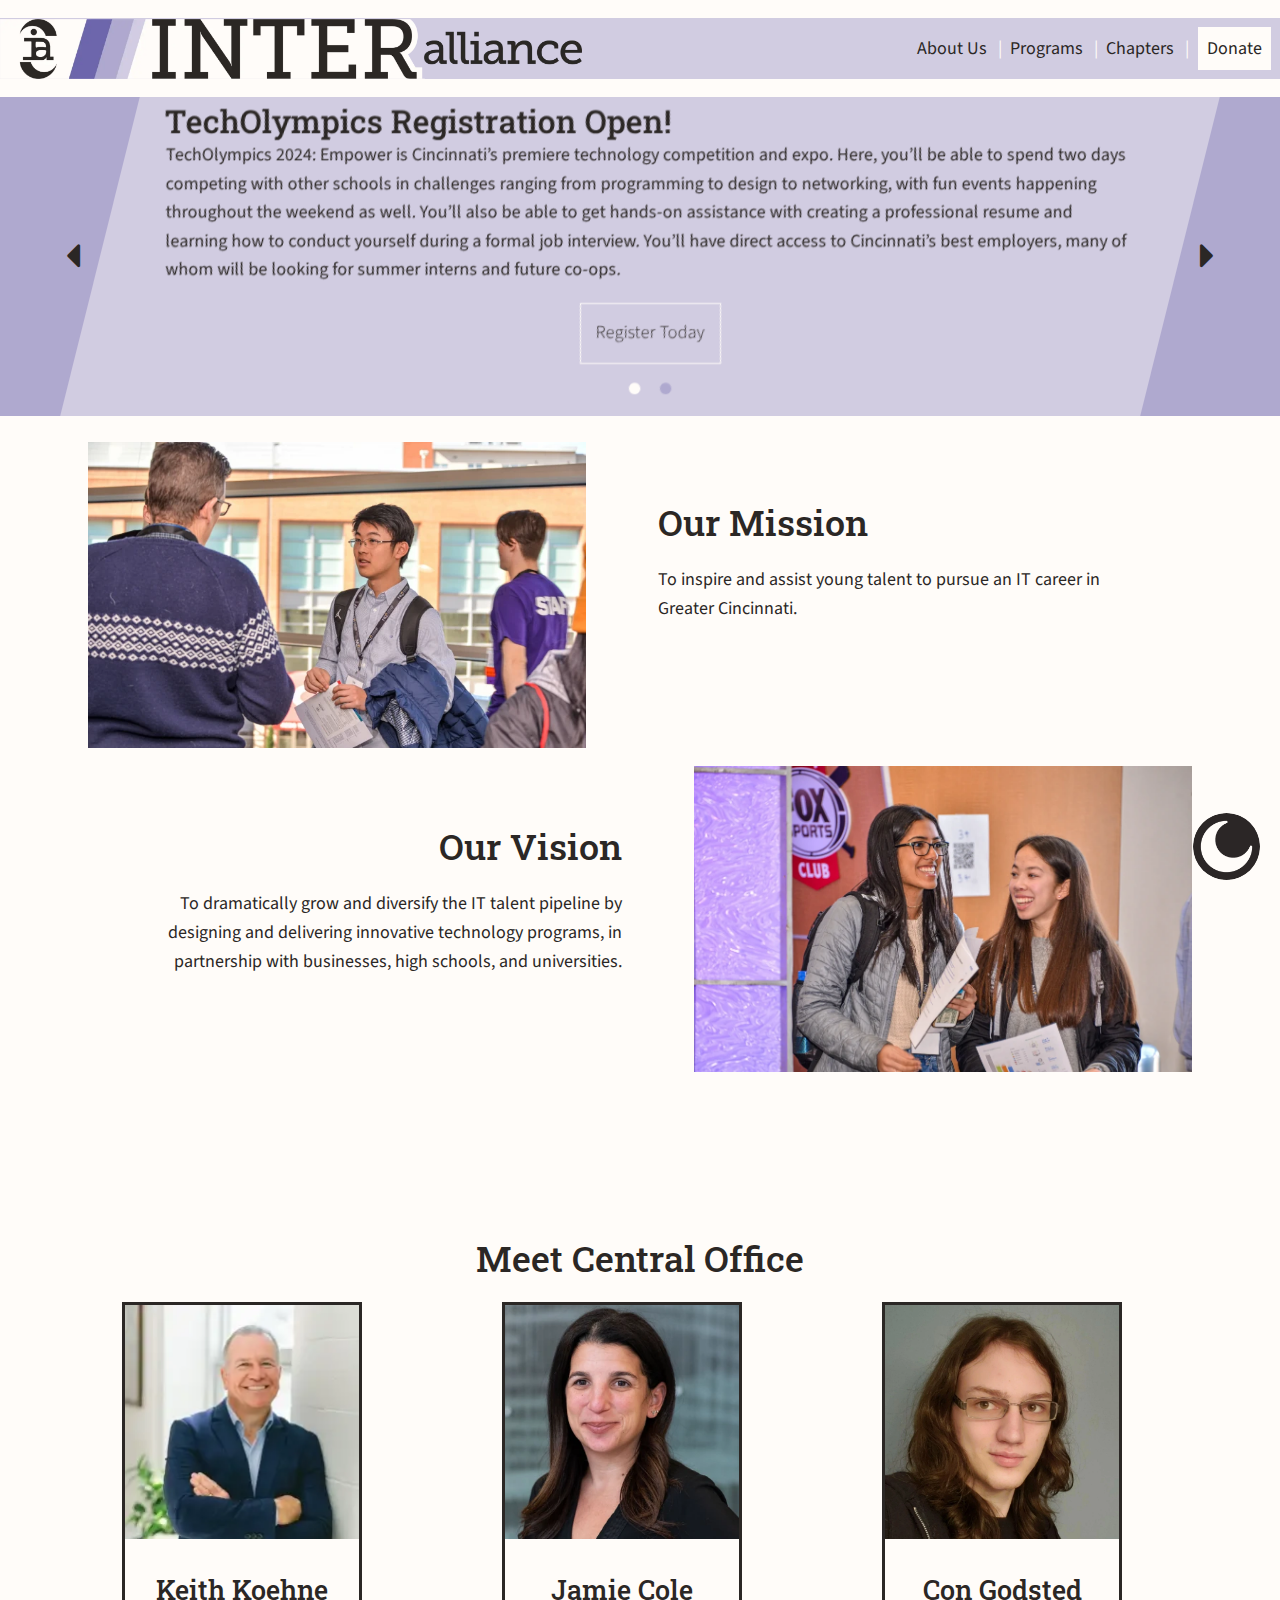
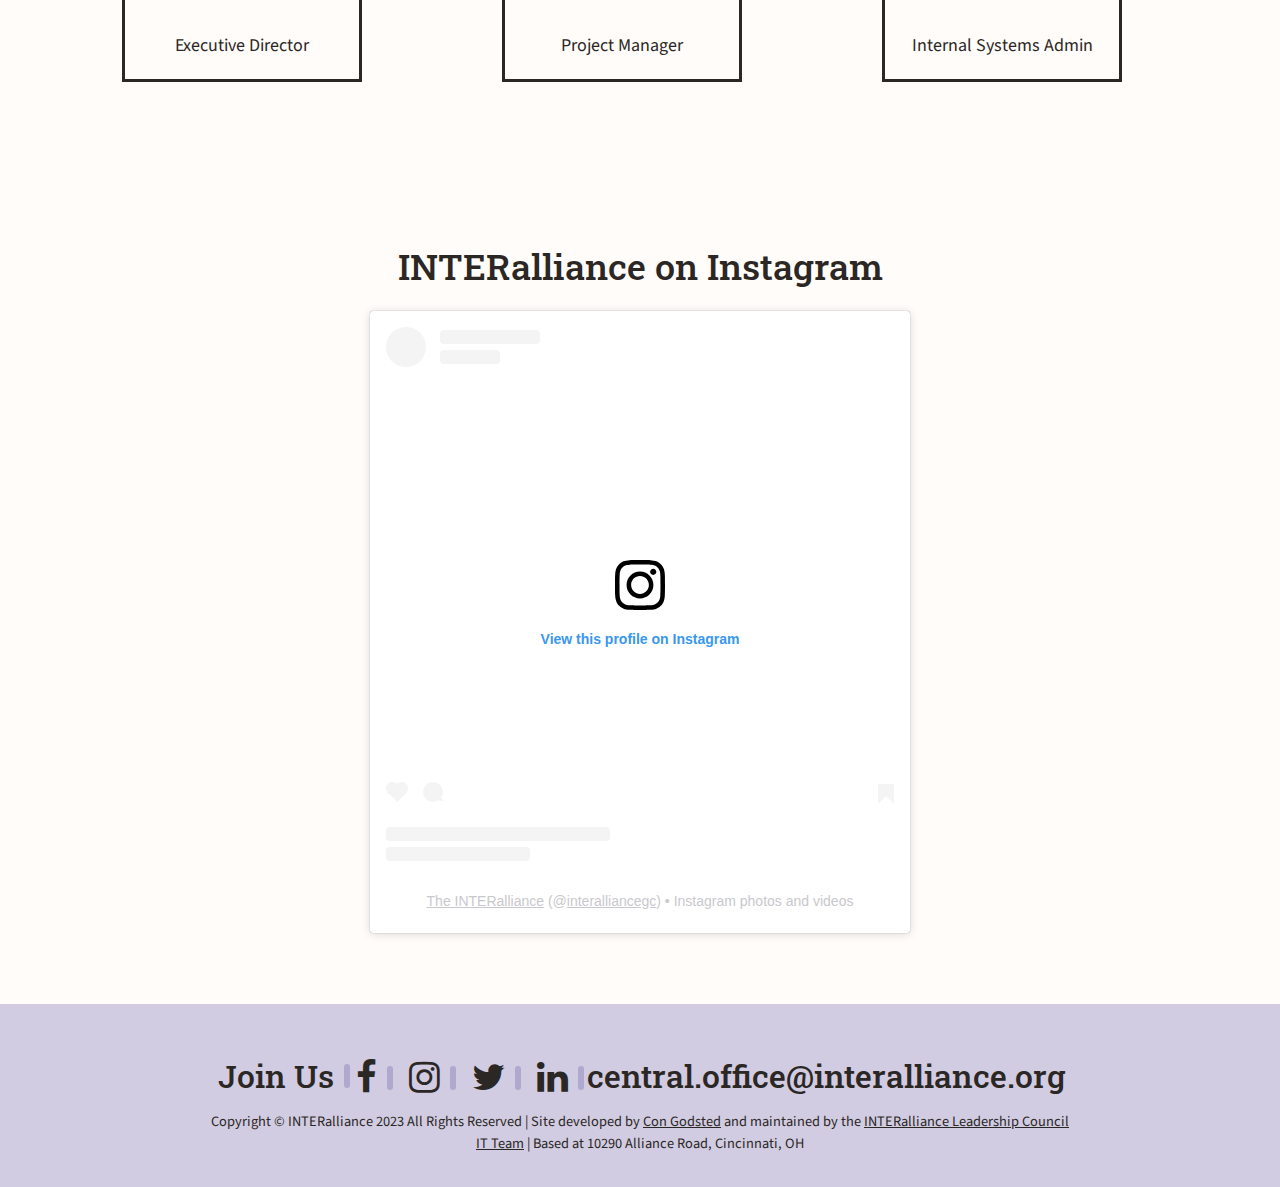
<file: index.html>
<!DOCTYPE html>
<html lang="en">
    <head>
        <meta name="viewport" content="width=device-width, initial-scale=1">
        <meta charset="UTF-8">
        <meta name="description" content="The INTERalliance of Greater Cincinnati is a non-profit organization dedicated to helping students explore the rich IT industry around Cincinnati. ">
        <link rel="stylesheet" href="/css/ia.css">
        <link rel="stylesheet" id="theme" href="/css/light.css">
        <link rel="stylesheet" href="/css/mobile.css" media="(max-width: 885px)">
        <link rel="stylesheet" href="/css/desktop.css" media="(min-width: 886px)">
        <title>Home - INTERalliance of Greater Cincinnati</title>
        <link rel="shortcut icon" href="/images/favicon.png" type="image/x-icon">
        <link as="font" rel="stylesheet" href="/css/font-awesome/css/font-awesome.min.css">
        <link as="font" rel="preconnect" href="https://fonts.googleapis.com">
        <link as="font" rel="preconnect" href="https://fonts.gstatic.com" crossorigin>
    </head>
    <body>
        <header>
            <a id="home" aria-label="Homepage" href="/"><img src="/images/header.webp" alt=""></a>
            <nav id="links">
                <div id="dynamic-about-us" class='dropdown'>
                    <button onclick="dropdown('about-us')" id="about-us-header" class="header-link" href="/about-us">About Us</button>
                    <div class="dropdown-content" id="about-us-dropdown">
                        
                            <a class="display-${element.display}" href="/about-us">About Us</a>
                        
                            <a class="display-${element.display}" href="/about-us/board">Board</a>
                        
                            <a class="display-${element.display}" href="/about-us/newsroom">Newsroom</a>
                        
                            <a class="display-${element.display}" href="/about-us/connect">Connect</a>
                        
                            <a class="display-${element.display}" href="https://interalliance.networkforgood.com/projects/163950-general-donation-page">Support</a>
                        
                            <a class="display-${element.display}" href="https://www.cincinnatiexperience.com/">Why Cincy?</a>
                        
                            <a class="display-${element.display}" href="http://livability.com/northern-kentucky">Why NKY?</a>
                        
                    </div>
                </div>
                <span class="spacer">|</span>
                <div id="dynamic-programs" class='dropdown'>
                    <button onclick="dropdown('programs')" id="programs-header" class="header-link" href="/programs">Programs</button>
                    <div class="dropdown-content" id="programs-dropdown">
                        
                            <a class="display-${element.display}" href="/programs">Programs</a>
                        
                            <a class="display-${element.display}" href="/programs/upcoming-events">Upcoming Events</a>
                        
                            <a class="display-${element.display}" href="/programs/internships">INTERnships</a>
                        
                            <a class="display-${element.display}" href="/programs/ilc">INTERalliance Leadership Council</a>
                        
                            <a class="display-${element.display}" href="https://techolympics.org">TechOlympics 2024</a>
                        
                            <a class="display-${element.display}" href="https://wiitcincy.weebly.com/">WiIT Cincy</a>
                        
                    </div>
                </div>
                <span class="spacer">|</span>
                <div id="dynamic-chapters" class='dropdown'>
                    <button onclick="dropdown('chapters')" id="chapters-header" class="header-link" href="/chapters">Chapters</button>
                    <div class="dropdown-content" id="chapters-dropdown">
                        
                            <a class="display-${element.display}" href="/chapters">Chapters</a>
                        
                            <a class="display-${element.display}" href="/chapters/competitions">Competitions</a>
                        
                            <a class="display-${element.display}" href="/chapters/resources">Management</a>
                        
                            <a class="display-${element.display}" href="https://techolympics.org/showcase-projects/">Showcase</a>
                        
                            <a class="display-${element.display}" href="/chapters/recognition">Recognitions</a>
                        
                    </div>
                </div>
                <span class="spacer">|</span>
                <a class="header-link white-button" href="https://interalliance.networkforgood.com/projects/163950-general-donation-page">Donate</a>
                
            </nav>
        </header>
        <main>
        <link rel="stylesheet" href="/css/glide.core.min.css">
<div id="carousel" class="glide">
    <div id="carousel-internal" class="flex">
        <div class="glide__arrows" data-glide-el="controls">
            <button class="glide__arrow glide__arrow--left" data-glide-dir="<"><i class="fa fa-caret-left fa-3x" aria-hidden="true"></i></button>
        </div>
        <div class="glide__track slide" data-glide-el="track">
            <ul id="dynamic-slides" class="glide__slides">
                
                <li class="glide__slide unskew">
                    <h1 class="museo-header">TechOlympics Registration Open!</h1>
                    <p>TechOlympics 2024: Empower is Cincinnati’s premiere technology competition and expo. Here, you’ll be able to spend two days competing with other schools in challenges ranging from programming to design to networking, with fun events happening throughout the weekend as well. You’ll also be able to get hands-on assistance with creating a professional resume and learning how to conduct yourself during a formal job interview. You’ll have direct access to Cincinnati’s best employers, many of whom will be looking for summer interns and future co-ops.        </p>
                    <a class="slide-button" href="https://techolympics.org">Register Today</a>
                    
                <li class="glide__slide unskew">
                    <h1 class="museo-header">WiIT Registration Open!</h1>
                    <p>The Cincy Women in IT Conference is back!</p>
                    <a class="slide-button" href=""></a>
                    
                    
                 </li>
            </ul>
        </div>
        <div class="glide__arrows" data-glide-el="controls">
            <button class="glide__arrow glide__arrow--right" data-glide-dir=">"><i class="fa fa-caret-right fa-3x" aria-hidden="true"></i></button>
          </div>
    </div>    
</div>

<div class="main">
    <div id="our-section" class="space-down">
        <div id="our-mission" class="flex">
            <div class="img" style="background-image: url('/images/visionlight.webp')" alt=""></div>
            <div class="padded section-text">
                <h2 class="museo-header font36 no-margin">Our Mission</h2>
                
                <p> To inspire and assist young talent to pursue an IT
                    career in Greater Cincinnati.
                </p>
            </div>
        </div>
        <div id="our-vision" class="flex">
            <div class="img" style="background-image: url('/images/missionlight.webp')" alt=""></div>
            <div class="padded right-align section-text">
                <h2 class="museo-header font36 no-margin">Our Vision</h2>
                
                <p>
                    To dramatically grow and diversify the IT talent pipeline by designing and delivering innovative technology programs, in partnership with businesses, high schools, and universities.                            
                </p>
            </div>
        </div>
    </div>
</div>
<div id="meet-central-office" class="space-down main">
    <h2 class="museo-header font36 center">Meet Central Office</h2>
    <div class="flex flex-around wrap-mobile">
        <div class="person-box">
            <img src="/images/keith.webp" alt="Headshot of Keith Koehne, Executive Director of INTERalliance.">
            <h3>Keith Koehne</h3>
            <p>Executive Director</p>
        </div>
        <div class="person-box">
            <img src="/images/jamie.webp" alt="Headshot of Jamie Cole, Project Manager of INTERalliance.">
            <h3>Jamie Cole</h3>
            <p>Project Manager</p>
        </div>
        <div class="person-box">
            <img src="/images/ConGodsted.webp" alt="Headshot of Con Godsted, Internal Systems Admin of INTERalliance.">
            <h3>Con Godsted</h3>
            <p>Internal Systems Admin</p>
        </div>
    </div>
</div>
<h2 class="museo-header font36 center">INTERalliance on Instagram</h2>
<div id="insta-embed">
    <blockquote class="instagram-media" data-instgrm-permalink="https://www.instagram.com/interalliancegc/?utm_source=ig_embed&amp;utm_campaign=loading" data-instgrm-version="14" style=" background:#FFF; border:0; border-radius:3px; box-shadow:0 0 1px 0 rgba(0,0,0,0.5),0 1px 10px 0 rgba(0,0,0,0.15); margin: 1px; max-width:540px; min-width:326px; padding:0; width:99.375%; width:-webkit-calc(100% - 2px); width:calc(100% - 2px);"><div style="padding:16px;"> <a href="https://www.instagram.com/interalliancegc/?utm_source=ig_embed&amp;utm_campaign=loading" style=" background:#FFFFFF; line-height:0; padding:0 0; text-align:center; text-decoration:none; width:100%;" target="_blank"> <div style=" display: flex; flex-direction: row; align-items: center;"> <div style="background-color: #F4F4F4; border-radius: 50%; flex-grow: 0; height: 40px; margin-right: 14px; width: 40px;"></div> <div style="display: flex; flex-direction: column; flex-grow: 1; justify-content: center;"> <div style=" background-color: #F4F4F4; border-radius: 4px; flex-grow: 0; height: 14px; margin-bottom: 6px; width: 100px;"></div> <div style=" background-color: #F4F4F4; border-radius: 4px; flex-grow: 0; height: 14px; width: 60px;"></div></div></div><div style="padding: 19% 0;"></div> <div style="display:block; height:50px; margin:0 auto 12px; width:50px;"><svg width="50px" height="50px" viewBox="0 0 60 60" version="1.1" xmlns="https://www.w3.org/2000/svg" xmlns:xlink="https://www.w3.org/1999/xlink"><g stroke="none" stroke-width="1" fill="none" fill-rule="evenodd"><g transform="translate(-511.000000, -20.000000)" fill="#000000"><g><path d="M556.869,30.41 C554.814,30.41 553.148,32.076 553.148,34.131 C553.148,36.186 554.814,37.852 556.869,37.852 C558.924,37.852 560.59,36.186 560.59,34.131 C560.59,32.076 558.924,30.41 556.869,30.41 M541,60.657 C535.114,60.657 530.342,55.887 530.342,50 C530.342,44.114 535.114,39.342 541,39.342 C546.887,39.342 551.658,44.114 551.658,50 C551.658,55.887 546.887,60.657 541,60.657 M541,33.886 C532.1,33.886 524.886,41.1 524.886,50 C524.886,58.899 532.1,66.113 541,66.113 C549.9,66.113 557.115,58.899 557.115,50 C557.115,41.1 549.9,33.886 541,33.886 M565.378,62.101 C565.244,65.022 564.756,66.606 564.346,67.663 C563.803,69.06 563.154,70.057 562.106,71.106 C561.058,72.155 560.06,72.803 558.662,73.347 C557.607,73.757 556.021,74.244 553.102,74.378 C549.944,74.521 548.997,74.552 541,74.552 C533.003,74.552 532.056,74.521 528.898,74.378 C525.979,74.244 524.393,73.757 523.338,73.347 C521.94,72.803 520.942,72.155 519.894,71.106 C518.846,70.057 518.197,69.06 517.654,67.663 C517.244,66.606 516.755,65.022 516.623,62.101 C516.479,58.943 516.448,57.996 516.448,50 C516.448,42.003 516.479,41.056 516.623,37.899 C516.755,34.978 517.244,33.391 517.654,32.338 C518.197,30.938 518.846,29.942 519.894,28.894 C520.942,27.846 521.94,27.196 523.338,26.654 C524.393,26.244 525.979,25.756 528.898,25.623 C532.057,25.479 533.004,25.448 541,25.448 C548.997,25.448 549.943,25.479 553.102,25.623 C556.021,25.756 557.607,26.244 558.662,26.654 C560.06,27.196 561.058,27.846 562.106,28.894 C563.154,29.942 563.803,30.938 564.346,32.338 C564.756,33.391 565.244,34.978 565.378,37.899 C565.522,41.056 565.552,42.003 565.552,50 C565.552,57.996 565.522,58.943 565.378,62.101 M570.82,37.631 C570.674,34.438 570.167,32.258 569.425,30.349 C568.659,28.377 567.633,26.702 565.965,25.035 C564.297,23.368 562.623,22.342 560.652,21.575 C558.743,20.834 556.562,20.326 553.369,20.18 C550.169,20.033 549.148,20 541,20 C532.853,20 531.831,20.033 528.631,20.18 C525.438,20.326 523.257,20.834 521.349,21.575 C519.376,22.342 517.703,23.368 516.035,25.035 C514.368,26.702 513.342,28.377 512.574,30.349 C511.834,32.258 511.326,34.438 511.181,37.631 C511.035,40.831 511,41.851 511,50 C511,58.147 511.035,59.17 511.181,62.369 C511.326,65.562 511.834,67.743 512.574,69.651 C513.342,71.625 514.368,73.296 516.035,74.965 C517.703,76.634 519.376,77.658 521.349,78.425 C523.257,79.167 525.438,79.673 528.631,79.82 C531.831,79.965 532.853,80.001 541,80.001 C549.148,80.001 550.169,79.965 553.369,79.82 C556.562,79.673 558.743,79.167 560.652,78.425 C562.623,77.658 564.297,76.634 565.965,74.965 C567.633,73.296 568.659,71.625 569.425,69.651 C570.167,67.743 570.674,65.562 570.82,62.369 C570.966,59.17 571,58.147 571,50 C571,41.851 570.966,40.831 570.82,37.631"></path></g></g></g></svg></div><div style="padding-top: 8px;"> <div style=" color:#3897f0; font-family:Arial,sans-serif; font-size:14px; font-style:normal; font-weight:550; line-height:18px;">View this profile on Instagram</div></div><div style="padding: 12.5% 0;"></div> <div style="display: flex; flex-direction: row; margin-bottom: 14px; align-items: center;"><div> <div style="background-color: #F4F4F4; border-radius: 50%; height: 12.5px; width: 12.5px; transform: translateX(0px) translateY(7px);"></div> <div style="background-color: #F4F4F4; height: 12.5px; transform: rotate(-45deg) translateX(3px) translateY(1px); width: 12.5px; flex-grow: 0; margin-right: 14px; margin-left: 2px;"></div> <div style="background-color: #F4F4F4; border-radius: 50%; height: 12.5px; width: 12.5px; transform: translateX(9px) translateY(-18px);"></div></div><div style="margin-left: 8px;"> <div style=" background-color: #F4F4F4; border-radius: 50%; flex-grow: 0; height: 20px; width: 20px;"></div> <div style=" width: 0; height: 0; border-top: 2px solid transparent; border-left: 6px solid #f4f4f4; border-bottom: 2px solid transparent; transform: translateX(16px) translateY(-4px) rotate(30deg)"></div></div><div style="margin-left: auto;"> <div style=" width: 0px; border-top: 8px solid #F4F4F4; border-right: 8px solid transparent; transform: translateY(16px);"></div> <div style=" background-color: #F4F4F4; flex-grow: 0; height: 12px; width: 16px; transform: translateY(-4px);"></div> <div style=" width: 0; height: 0; border-top: 8px solid #F4F4F4; border-left: 8px solid transparent; transform: translateY(-4px) translateX(8px);"></div></div></div> <div style="display: flex; flex-direction: column; flex-grow: 1; justify-content: center; margin-bottom: 24px;"> <div style=" background-color: #F4F4F4; border-radius: 4px; flex-grow: 0; height: 14px; margin-bottom: 6px; width: 224px;"></div> <div style=" background-color: #F4F4F4; border-radius: 4px; flex-grow: 0; height: 14px; width: 144px;"></div></div></a><p style=" color:#c9c8cd; font-family:Arial,sans-serif; font-size:14px; line-height:17px; margin-bottom:0; margin-top:8px; overflow:hidden; padding:8px 0 7px; text-align:center; text-overflow:ellipsis; white-space:nowrap;"><a href="https://www.instagram.com/interalliancegc/?utm_source=ig_embed&amp;utm_campaign=loading" style=" color:#c9c8cd; font-family:Arial,sans-serif; font-size:14px; font-style:normal; font-weight:normal; line-height:17px;" target="_blank">The INTERalliance</a> (@<a href="https://www.instagram.com/interalliancegc/?utm_source=ig_embed&amp;utm_campaign=loading" style=" color:#c9c8cd; font-family:Arial,sans-serif; font-size:14px; font-style:normal; font-weight:normal; line-height:17px;" target="_blank">interalliancegc</a>) • Instagram photos and videos</p></div></blockquote> <script defer async src="//www.instagram.com/embed.js"></script>            
</div>
<script src="/js/glide.js"></script>
<script src="/js/carousel.js"></script>

        </main>
        <footer>
            <div id="footer-content" class="flex">
                <h3 class="museo-header after">Join Us</h3>
                <div id="footer-links">
                    <a class="social after" target="_blank" aria-label="INTERalliance on Facebook" href="https://www.facebook.com/interalliancegc/"><i class="fa fa-facebook fa-2x social"></i></a>
                    <a class="social after" target="_blank" aria-label="INTERalliance on Instagram" href="https://www.instagram.com/interalliancegc/"><i class="fa fa-instagram fa-2x social"></i></a>
                    <a class="social after" target="_blank" aria-label="INTERalliance on Twitter" href="https://twitter.com/interalliancegc/"><i class="fa fa-twitter fa-2x social"></i></a>
                    <a class="social after" target="_blank" aria-label="INTERalliance on LinkedIn" href="https://www.linkedin.com/company/the-interalliance-of-greater-cincinnati"><i class="fa fa-linkedin fa-2x social"></i></a>
                </div>
                <h3 id="central-office-email" class="museo-header">central.office@interalliance.org</h3>
            </div>
            <p class="center" id="copyright">Copyright © INTERalliance 2023 All Rights Reserved | Site developed by <a class="text" href="https://congodsted.com">Con Godsted</a> and maintained by the <a class="text" href="/programs/ilc">INTERalliance Leadership Council IT Team</a> | Based at 10290 Alliance Road, Cincinnati, OH</p>
        </footer>
        <script src="/js/index.js"></script>
  </body>
</html>
</file>
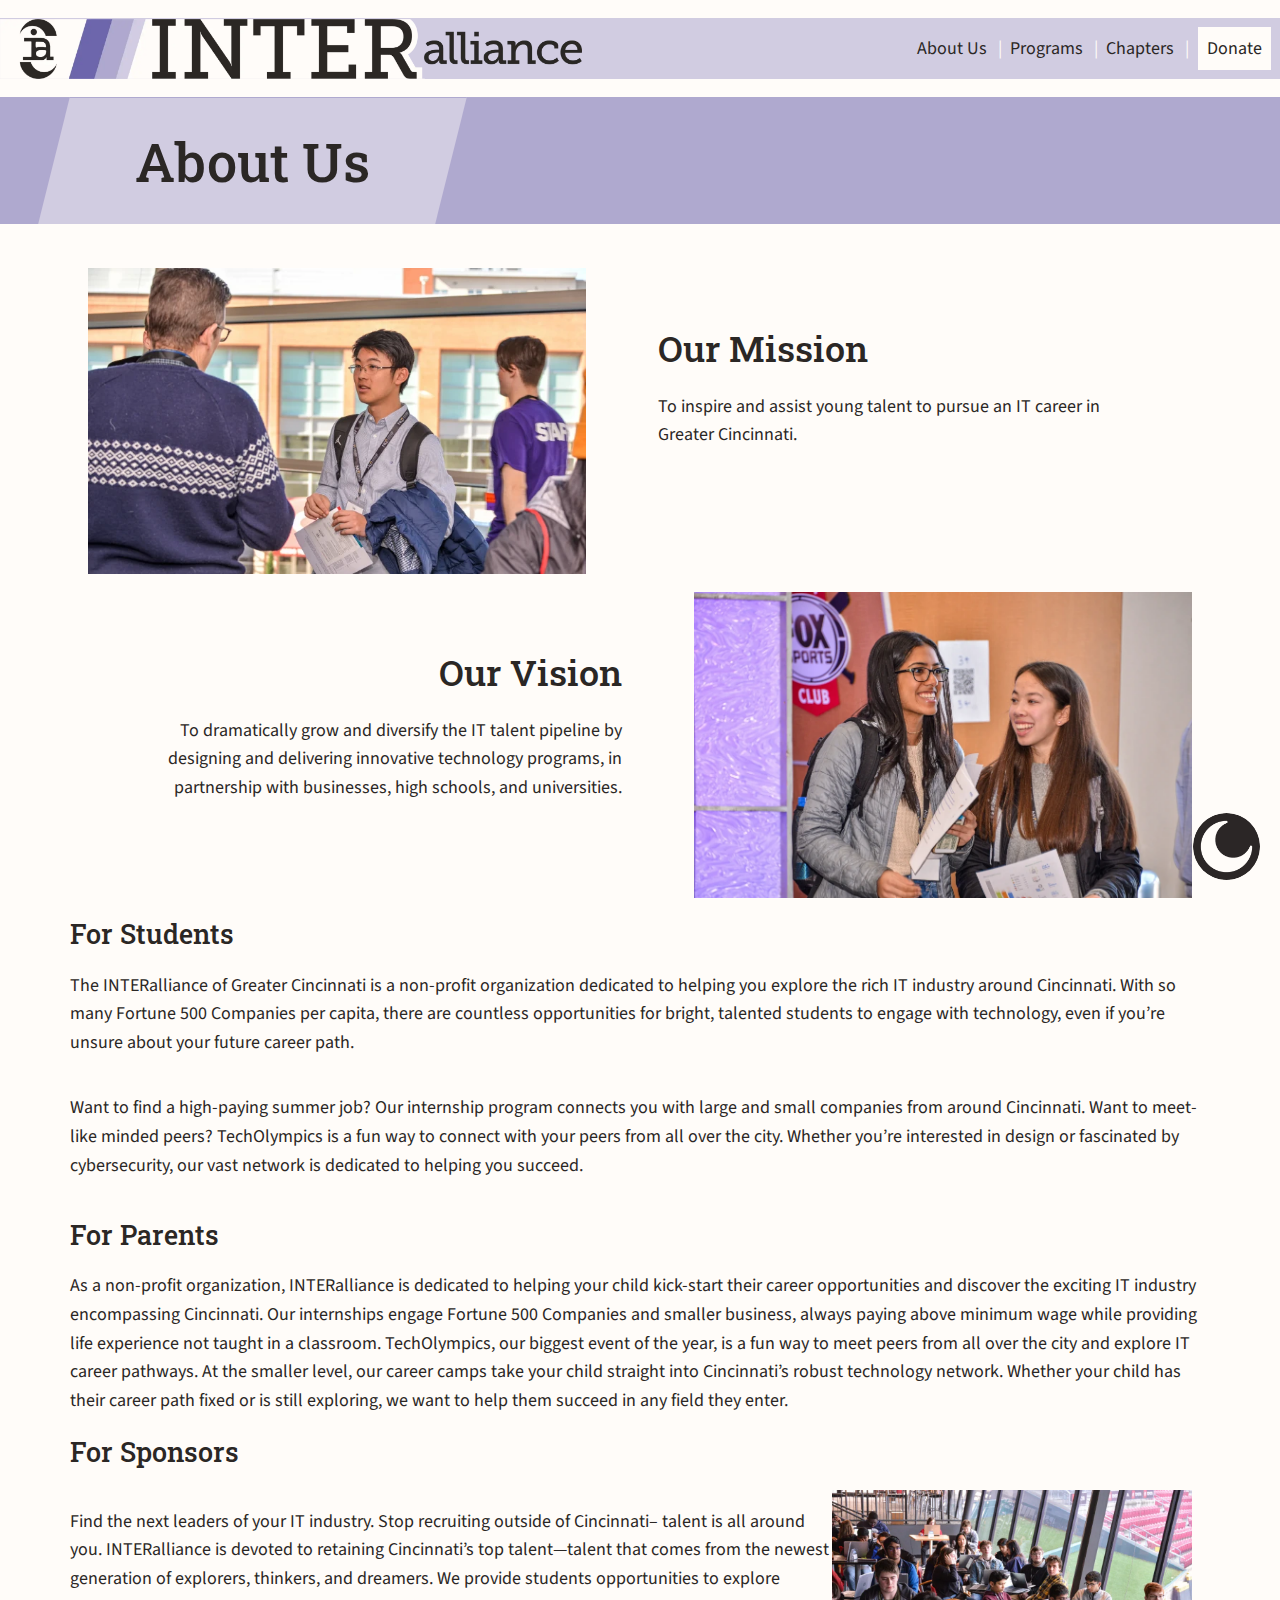
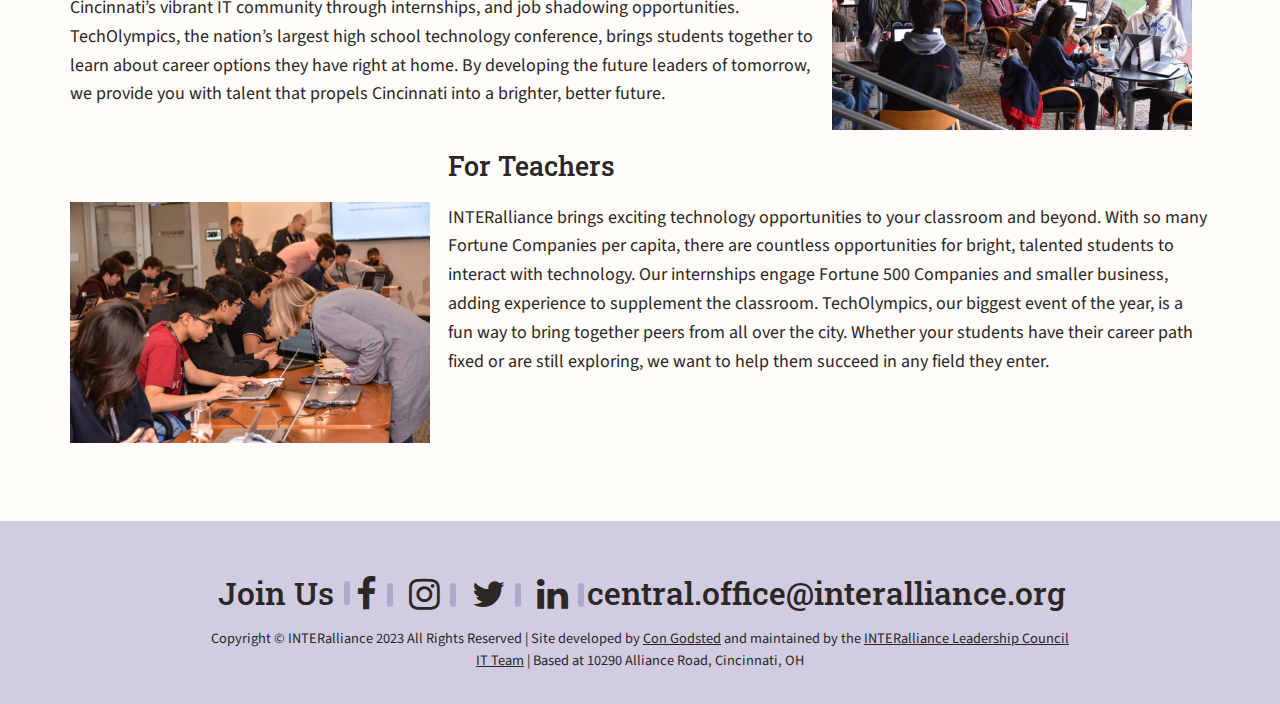
<file: about-us/index.html>
<!DOCTYPE html>
<html lang="en">
    <head>
        <meta name="viewport" content="width=device-width, initial-scale=1">
        <meta charset="UTF-8">
        <meta name="description" content="The INTERalliance of Greater Cincinnati is a non-profit organization dedicated to helping students explore the rich IT industry around Cincinnati. ">
        <link rel="stylesheet" href="/css/ia.css">
        <link rel="stylesheet" id="theme" href="/css/light.css">
        <link rel="stylesheet" href="/css/mobile.css" media="(max-width: 885px)">
        <link rel="stylesheet" href="/css/desktop.css" media="(min-width: 886px)">
        <title>About Us - INTERalliance of Greater Cincinnati</title>
        <link rel="shortcut icon" href="/images/favicon.png" type="image/x-icon">
        <link as="font" rel="stylesheet" href="/css/font-awesome/css/font-awesome.min.css">
        <link as="font" rel="preconnect" href="https://fonts.googleapis.com">
        <link as="font" rel="preconnect" href="https://fonts.gstatic.com" crossorigin>
    </head>
    <body>
        <header>
            <a id="home" aria-label="Homepage" href="/"><img src="/images/header.webp" alt=""></a>
            <nav id="links">
                <div id="dynamic-about-us" class='dropdown'>
                    <button onclick="dropdown('about-us')" id="about-us-header" class="header-link" href="/about-us">About Us</button>
                    <div class="dropdown-content" id="about-us-dropdown">
                        
                            <a class="display-${element.display}" href="/about-us">About Us</a>
                        
                            <a class="display-${element.display}" href="/about-us/board">Board</a>
                        
                            <a class="display-${element.display}" href="/about-us/newsroom">Newsroom</a>
                        
                            <a class="display-${element.display}" href="/about-us/connect">Connect</a>
                        
                            <a class="display-${element.display}" href="https://interalliance.networkforgood.com/projects/163950-general-donation-page">Support</a>
                        
                            <a class="display-${element.display}" href="https://www.cincinnatiexperience.com/">Why Cincy?</a>
                        
                            <a class="display-${element.display}" href="http://livability.com/northern-kentucky">Why NKY?</a>
                        
                    </div>
                </div>
                <span class="spacer">|</span>
                <div id="dynamic-programs" class='dropdown'>
                    <button onclick="dropdown('programs')" id="programs-header" class="header-link" href="/programs">Programs</button>
                    <div class="dropdown-content" id="programs-dropdown">
                        
                            <a class="display-${element.display}" href="/programs">Programs</a>
                        
                            <a class="display-${element.display}" href="/programs/upcoming-events">Upcoming Events</a>
                        
                            <a class="display-${element.display}" href="/programs/internships">INTERnships</a>
                        
                            <a class="display-${element.display}" href="/programs/ilc">INTERalliance Leadership Council</a>
                        
                            <a class="display-${element.display}" href="https://techolympics.org">TechOlympics 2024</a>
                        
                            <a class="display-${element.display}" href="https://wiitcincy.weebly.com/">WiIT Cincy</a>
                        
                    </div>
                </div>
                <span class="spacer">|</span>
                <div id="dynamic-chapters" class='dropdown'>
                    <button onclick="dropdown('chapters')" id="chapters-header" class="header-link" href="/chapters">Chapters</button>
                    <div class="dropdown-content" id="chapters-dropdown">
                        
                            <a class="display-${element.display}" href="/chapters">Chapters</a>
                        
                            <a class="display-${element.display}" href="/chapters/competitions">Competitions</a>
                        
                            <a class="display-${element.display}" href="/chapters/resources">Management</a>
                        
                            <a class="display-${element.display}" href="https://techolympics.org/showcase-projects/">Showcase</a>
                        
                            <a class="display-${element.display}" href="/chapters/recognition">Recognitions</a>
                        
                    </div>
                </div>
                <span class="spacer">|</span>
                <a class="header-link white-button" href="https://interalliance.networkforgood.com/projects/163950-general-donation-page">Donate</a>
                
            </nav>
        </header>
        <main>
        <div id="page-header">
    <div id="header-internal">
        <h1 class="museo-header">About Us</h1>
    </div>
</div>

<main class="main">
    <div id="our-section">
        <div id="our-mission" class="flex">
            <div class="img" style="background-image: url('/images/visionlight.webp')" alt=""></div>
            <div class="padded section-text">
                <h2 class="museo-header font36 no-margin">Our Mission</h2>
                
                <p> To inspire and assist young talent to pursue an IT
                    career in Greater Cincinnati.
                </p>
            </div>
        </div>
        <div id="our-vision" class="flex">
            <div class="img" style="background-image: url('/images/missionlight.webp')" alt=""></div>
            <div class="padded right-align section-text">
                <h2 class="museo-header font36 no-margin">Our Vision</h2>
                
                <p>
                    To dramatically grow and diversify the IT talent pipeline by designing and delivering innovative technology programs, in partnership with businesses, high schools, and universities.                            
                </p>
            </div>
        </div>
    </div>
    <div>
        <h2 class="museo-header">For Students</h2>
        <p>
            The INTERalliance of Greater Cincinnati is a non-profit organization dedicated to helping you explore the rich IT industry around Cincinnati. With so many Fortune 500 Companies per capita, there are countless opportunities for bright, talented students to engage with technology, even if you’re unsure about your future career path.
        </p>
        <div class="flex">
            <div class="about-us right" style="background-image: url('/images/boothlight.webp')" alt=""></div>
            <p>
                Want to find a high-paying summer job? Our internship program connects you with large and small companies from around Cincinnati. Want to meet-like minded peers? TechOlympics is a fun way to connect with your peers from all over the city. Whether you’re interested in design or fascinated by cybersecurity, our vast network is dedicated to helping you succeed.
            </p>
        </div>
        <h2 class="museo-header">For Parents</h2>
        <p>
            As a non-profit organization, INTERalliance is dedicated to helping your child kick-start their career opportunities and discover the exciting IT industry encompassing Cincinnati. Our internships engage Fortune 500 Companies and smaller business, always paying above minimum wage while providing life experience not taught in a classroom. TechOlympics, our biggest event of the year, is a fun way to meet peers from all over the city and explore IT career pathways. At the smaller level, our career camps take your child straight into Cincinnati’s robust technology network. Whether your child has their career path fixed or is still exploring, we want to help them succeed in any field they enter.                </p>
        <h2 class="museo-header no-margin">For Sponsors</h2>
        <div class="flex">
            <p>
                Find the next leaders of your IT industry. Stop recruiting outside of Cincinnati– talent is all around you. INTERalliance is devoted to retaining Cincinnati’s top talent—talent that comes from the newest generation of explorers, thinkers, and dreamers. We provide students opportunities to explore Cincinnati’s vibrant IT community through internships, and job shadowing opportunities. TechOlympics, the nation’s largest high school technology conference, brings students together to learn about career options they have right at home. By developing the future leaders of tomorrow, we provide you with talent that propels Cincinnati into a brighter, better future.
            </p>
            <img class="about-us left" src="/images/sponsorlight.webp" alt="">
        </div>

        <div class="flex">
            <img class="about-us left top" src="/images/teacherlight.webp" alt="">
            <div>
                <h2 class="museo-header no-margin">For Teachers</h2>
                <p>
                    INTERalliance brings exciting technology opportunities to your classroom and beyond. With so many Fortune Companies per capita, there are countless opportunities for bright, talented students to interact with technology. Our internships engage Fortune 500 Companies and smaller business, adding experience to supplement the classroom. TechOlympics, our biggest event of the year, is a fun way to bring together peers from all over the city. Whether your students have their career path fixed or are still exploring, we want to help them succeed in any field they enter.
                </p>
            </div>
        </div>
    </div>
</main>
        </main>
        <footer>
            <div id="footer-content" class="flex">
                <h3 class="museo-header after">Join Us</h3>
                <div id="footer-links">
                    <a class="social after" target="_blank" aria-label="INTERalliance on Facebook" href="https://www.facebook.com/interalliancegc/"><i class="fa fa-facebook fa-2x social"></i></a>
                    <a class="social after" target="_blank" aria-label="INTERalliance on Instagram" href="https://www.instagram.com/interalliancegc/"><i class="fa fa-instagram fa-2x social"></i></a>
                    <a class="social after" target="_blank" aria-label="INTERalliance on Twitter" href="https://twitter.com/interalliancegc/"><i class="fa fa-twitter fa-2x social"></i></a>
                    <a class="social after" target="_blank" aria-label="INTERalliance on LinkedIn" href="https://www.linkedin.com/company/the-interalliance-of-greater-cincinnati"><i class="fa fa-linkedin fa-2x social"></i></a>
                </div>
                <h3 id="central-office-email" class="museo-header">central.office@interalliance.org</h3>
            </div>
            <p class="center" id="copyright">Copyright © INTERalliance 2023 All Rights Reserved | Site developed by <a class="text" href="https://congodsted.com">Con Godsted</a> and maintained by the <a class="text" href="/programs/ilc">INTERalliance Leadership Council IT Team</a> | Based at 10290 Alliance Road, Cincinnati, OH</p>
        </footer>
        <script src="/js/index.js"></script>
  </body>
</html>
</file>
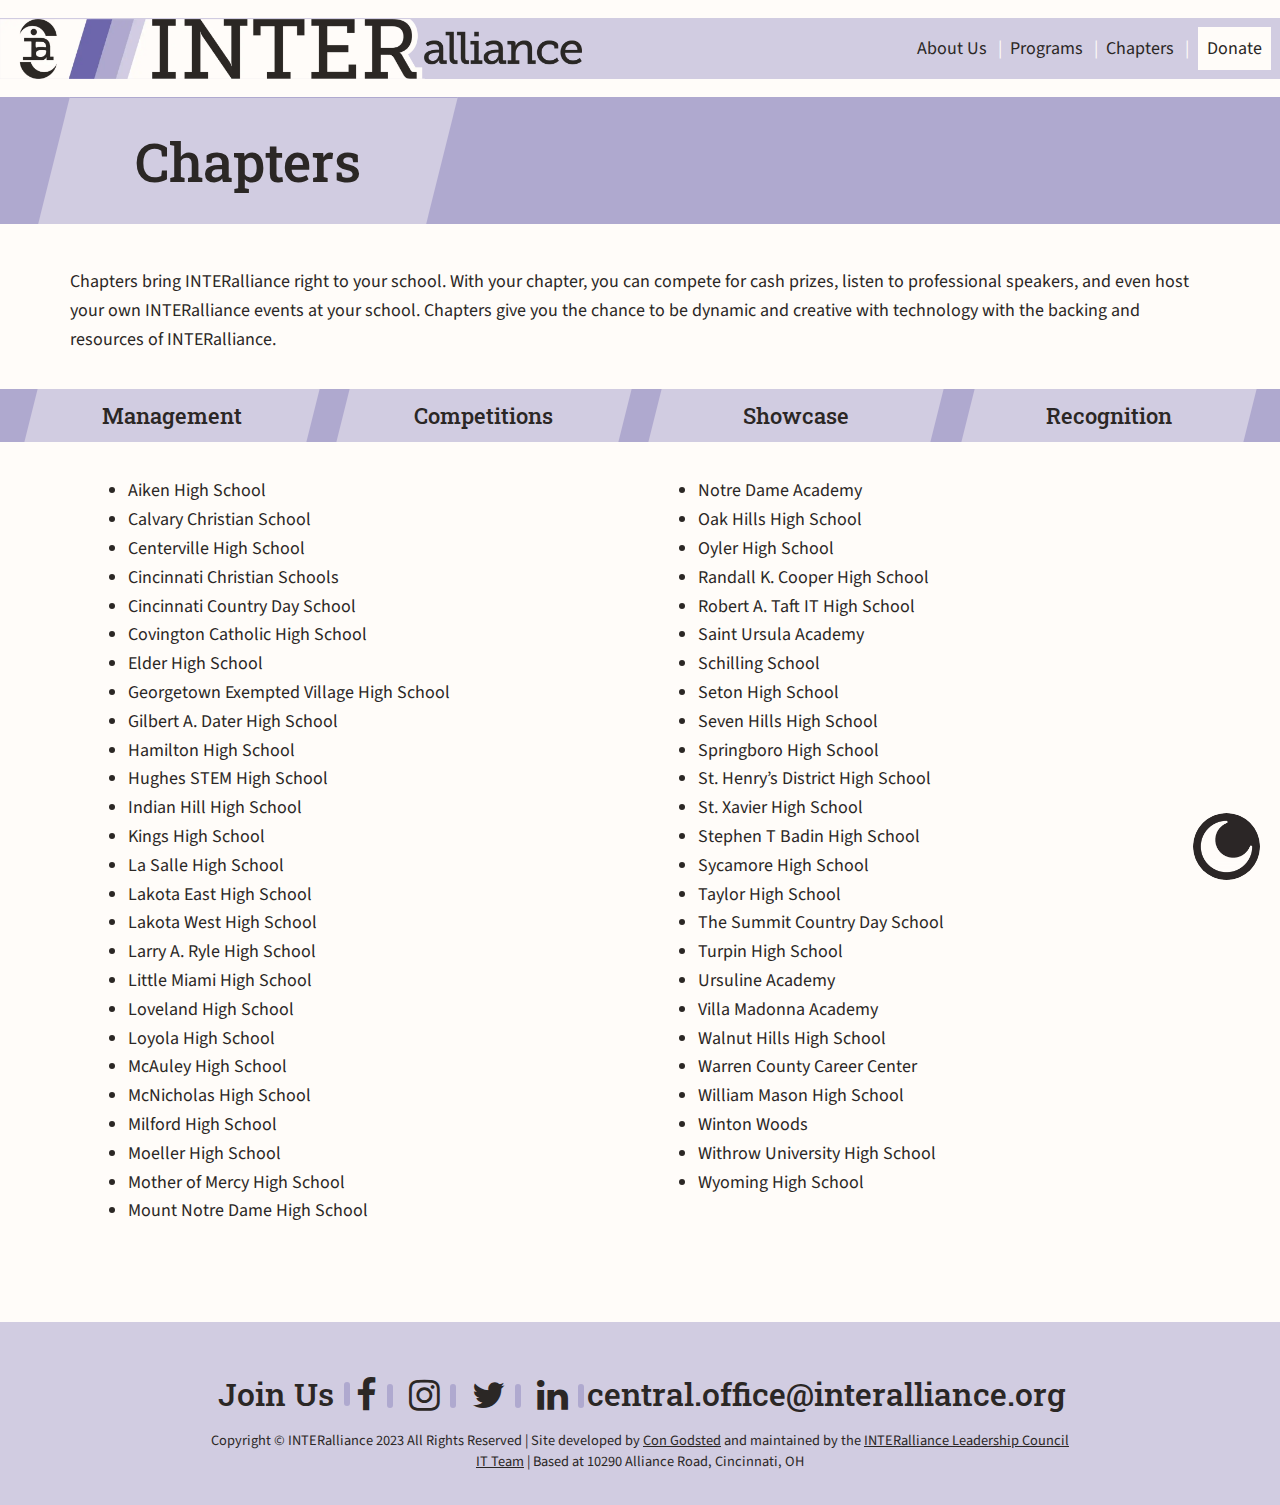
<file: chapters/index.html>
<!DOCTYPE html>
<html lang="en">
    <head>
        <meta name="viewport" content="width=device-width, initial-scale=1">
        <meta charset="UTF-8">
        <meta name="description" content="The INTERalliance of Greater Cincinnati is a non-profit organization dedicated to helping students explore the rich IT industry around Cincinnati. ">
        <link rel="stylesheet" href="/css/ia.css">
        <link rel="stylesheet" id="theme" href="/css/light.css">
        <link rel="stylesheet" href="/css/mobile.css" media="(max-width: 885px)">
        <link rel="stylesheet" href="/css/desktop.css" media="(min-width: 886px)">
        <title>Chapters - INTERalliance of Greater Cincinnati</title>
        <link rel="shortcut icon" href="/images/favicon.png" type="image/x-icon">
        <link as="font" rel="stylesheet" href="/css/font-awesome/css/font-awesome.min.css">
        <link as="font" rel="preconnect" href="https://fonts.googleapis.com">
        <link as="font" rel="preconnect" href="https://fonts.gstatic.com" crossorigin>
    </head>
    <body>
        <header>
            <a id="home" aria-label="Homepage" href="/"><img src="/images/header.webp" alt=""></a>
            <nav id="links">
                <div id="dynamic-about-us" class='dropdown'>
                    <button onclick="dropdown('about-us')" id="about-us-header" class="header-link" href="/about-us">About Us</button>
                    <div class="dropdown-content" id="about-us-dropdown">
                        
                            <a class="display-${element.display}" href="/about-us">About Us</a>
                        
                            <a class="display-${element.display}" href="/about-us/board">Board</a>
                        
                            <a class="display-${element.display}" href="/about-us/newsroom">Newsroom</a>
                        
                            <a class="display-${element.display}" href="/about-us/connect">Connect</a>
                        
                            <a class="display-${element.display}" href="https://interalliance.networkforgood.com/projects/163950-general-donation-page">Support</a>
                        
                            <a class="display-${element.display}" href="https://www.cincinnatiexperience.com/">Why Cincy?</a>
                        
                            <a class="display-${element.display}" href="http://livability.com/northern-kentucky">Why NKY?</a>
                        
                    </div>
                </div>
                <span class="spacer">|</span>
                <div id="dynamic-programs" class='dropdown'>
                    <button onclick="dropdown('programs')" id="programs-header" class="header-link" href="/programs">Programs</button>
                    <div class="dropdown-content" id="programs-dropdown">
                        
                            <a class="display-${element.display}" href="/programs">Programs</a>
                        
                            <a class="display-${element.display}" href="/programs/upcoming-events">Upcoming Events</a>
                        
                            <a class="display-${element.display}" href="/programs/internships">INTERnships</a>
                        
                            <a class="display-${element.display}" href="/programs/ilc">INTERalliance Leadership Council</a>
                        
                            <a class="display-${element.display}" href="https://techolympics.org">TechOlympics 2024</a>
                        
                            <a class="display-${element.display}" href="https://wiitcincy.weebly.com/">WiIT Cincy</a>
                        
                    </div>
                </div>
                <span class="spacer">|</span>
                <div id="dynamic-chapters" class='dropdown'>
                    <button onclick="dropdown('chapters')" id="chapters-header" class="header-link" href="/chapters">Chapters</button>
                    <div class="dropdown-content" id="chapters-dropdown">
                        
                            <a class="display-${element.display}" href="/chapters">Chapters</a>
                        
                            <a class="display-${element.display}" href="/chapters/competitions">Competitions</a>
                        
                            <a class="display-${element.display}" href="/chapters/resources">Management</a>
                        
                            <a class="display-${element.display}" href="https://techolympics.org/showcase-projects/">Showcase</a>
                        
                            <a class="display-${element.display}" href="/chapters/recognition">Recognitions</a>
                        
                    </div>
                </div>
                <span class="spacer">|</span>
                <a class="header-link white-button" href="https://interalliance.networkforgood.com/projects/163950-general-donation-page">Donate</a>
                
            </nav>
        </header>
        <main>
        <div id="page-header">
    <div id="header-internal">
        <h1 class="museo-header">Chapters</h1>
    </div>
</div>

<div class="main">
  <p>Chapters bring INTERalliance right to your school. With your chapter, you can compete for cash prizes, listen to professional speakers, and even host your own INTERalliance events at your school. Chapters give you the chance to be dynamic and creative with technology with the backing and resources of INTERalliance.      </p>
</div>
<div class="button-row">
  <a class="four" href="/chapters/management"><button class="museo-header">Management</button></a>
  <a class="four" href="/chapters/competitions"><button class="museo-header">Competitions</button></a>
  <a class="four" href="https://techolympics.org/showcase"><button class="museo-header">Showcase</button></a>
  <a class="four" href="/chapters/recognition"><button class="museo-header">Recognition</button></a>

</div>
<div class="two-column main">
  <div>
    <ul>
      <li>Aiken High School</li>
      <li>Calvary Christian School</li>
      <li>Centerville High School</li>
      <li>Cincinnati Christian Schools</li>
      <li>Cincinnati Country Day School</li>
      <li>Covington Catholic High School</li>
      <li>Elder High School</li>
      <li>Georgetown Exempted Village High School</li>
      <li>Gilbert A. Dater High School</li>
      <li>Hamilton High School</li>
      <li>Hughes STEM High School</li>
      <li>Indian Hill High School</li>
      <li>Kings High School</li>
      <li>La Salle High School</li>
      <li>Lakota East High School</li>
      <li>Lakota West High School</li>
      <li>Larry A. Ryle High School</li>
      <li>Little Miami High School</li>
      <li>Loveland High School</li>
      <li>Loyola High School</li>
      <li>McAuley High School</li>
      <li>McNicholas High School</li>
      <li>Milford High School</li>
      <li>Moeller High School</li>
      <li>Mother of Mercy High School</li>
      <li>Mount Notre Dame High School</li>
    </ul>
  </div>
  <div>
    <ul>
      <li>Notre Dame Academy</li>
      <li>Oak Hills High School</li>
      <li>Oyler High School</li>
      <li>Randall K. Cooper High School</li>
      <li>Robert A. Taft IT High School</li>
      <li>Saint Ursula Academy</li>
      <li>Schilling School</li>
      <li>Seton High School</li>
      <li>Seven Hills High School</li>
      <li>Springboro High School</li>
      <li>St. Henry’s District High School</li>
      <li>St. Xavier High School</li>
      <li>Stephen T Badin High School</li>
      <li>Sycamore High School</li>
      <li>Taylor High School</li>
      <li>The Summit Country Day School</li>
      <li>Turpin High School</li>
      <li>Ursuline Academy</li>
      <li>Villa Madonna Academy</li>
      <li>Walnut Hills High School</li>
      <li>Warren County Career Center</li>
      <li>William Mason High School</li>
      <li>Winton Woods</li>
      <li>Withrow University High School</li>
      <li>Wyoming High School</li>
    </ul>
  </div>
</div>
        </main>
        <footer>
            <div id="footer-content" class="flex">
                <h3 class="museo-header after">Join Us</h3>
                <div id="footer-links">
                    <a class="social after" target="_blank" aria-label="INTERalliance on Facebook" href="https://www.facebook.com/interalliancegc/"><i class="fa fa-facebook fa-2x social"></i></a>
                    <a class="social after" target="_blank" aria-label="INTERalliance on Instagram" href="https://www.instagram.com/interalliancegc/"><i class="fa fa-instagram fa-2x social"></i></a>
                    <a class="social after" target="_blank" aria-label="INTERalliance on Twitter" href="https://twitter.com/interalliancegc/"><i class="fa fa-twitter fa-2x social"></i></a>
                    <a class="social after" target="_blank" aria-label="INTERalliance on LinkedIn" href="https://www.linkedin.com/company/the-interalliance-of-greater-cincinnati"><i class="fa fa-linkedin fa-2x social"></i></a>
                </div>
                <h3 id="central-office-email" class="museo-header">central.office@interalliance.org</h3>
            </div>
            <p class="center" id="copyright">Copyright © INTERalliance 2023 All Rights Reserved | Site developed by <a class="text" href="https://congodsted.com">Con Godsted</a> and maintained by the <a class="text" href="/programs/ilc">INTERalliance Leadership Council IT Team</a> | Based at 10290 Alliance Road, Cincinnati, OH</p>
        </footer>
        <script src="/js/index.js"></script>
  </body>
</html>
</file>
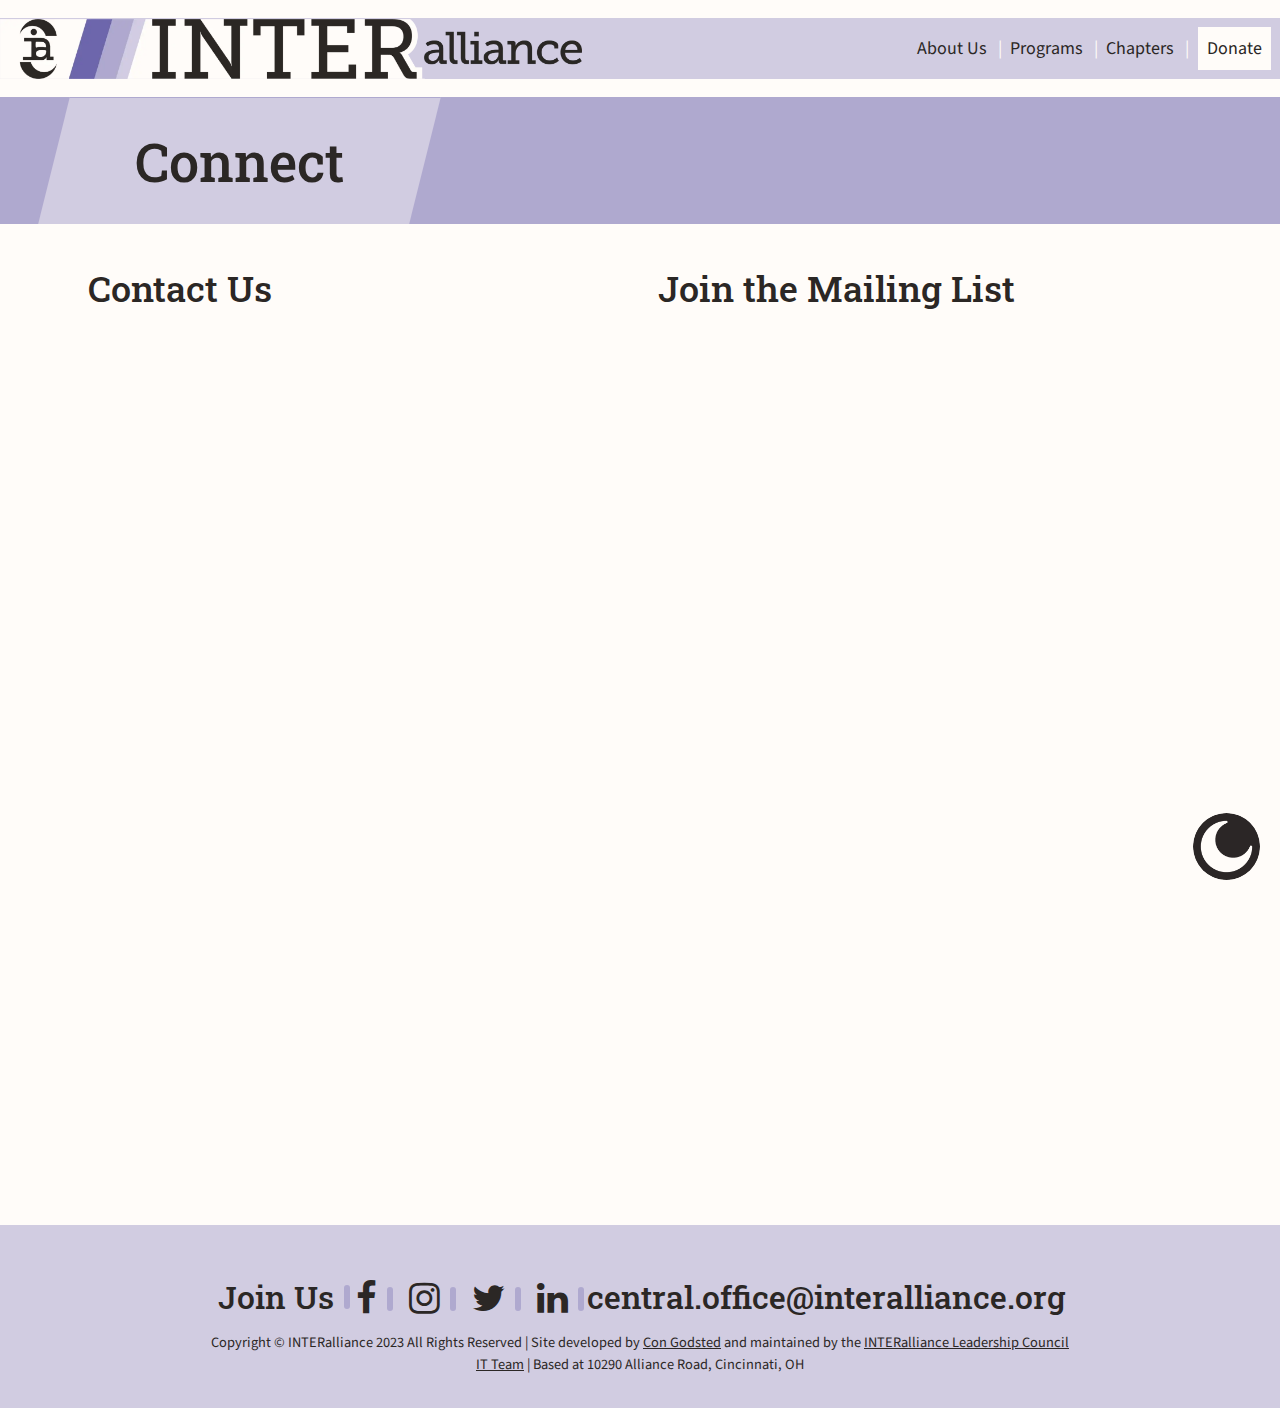
<file: about-us/connect.html>
<!DOCTYPE html>
<html lang="en">
    <head>
        <meta name="viewport" content="width=device-width, initial-scale=1">
        <meta charset="UTF-8">
        <meta name="description" content="The INTERalliance of Greater Cincinnati is a non-profit organization dedicated to helping students explore the rich IT industry around Cincinnati. ">
        <link rel="stylesheet" href="/css/ia.css">
        <link rel="stylesheet" id="theme" href="/css/light.css">
        <link rel="stylesheet" href="/css/mobile.css" media="(max-width: 885px)">
        <link rel="stylesheet" href="/css/desktop.css" media="(min-width: 886px)">
        <title>Connect - INTERalliance of Greater Cincinnati</title>
        <link rel="shortcut icon" href="/images/favicon.png" type="image/x-icon">
        <link as="font" rel="stylesheet" href="/css/font-awesome/css/font-awesome.min.css">
        <link as="font" rel="preconnect" href="https://fonts.googleapis.com">
        <link as="font" rel="preconnect" href="https://fonts.gstatic.com" crossorigin>
    </head>
    <body>
        <header>
            <a id="home" aria-label="Homepage" href="/"><img src="/images/header.webp" alt=""></a>
            <nav id="links">
                <div id="dynamic-about-us" class='dropdown'>
                    <button onclick="dropdown('about-us')" id="about-us-header" class="header-link" href="/about-us">About Us</button>
                    <div class="dropdown-content" id="about-us-dropdown">
                        
                            <a class="display-${element.display}" href="/about-us">About Us</a>
                        
                            <a class="display-${element.display}" href="/about-us/board">Board</a>
                        
                            <a class="display-${element.display}" href="/about-us/newsroom">Newsroom</a>
                        
                            <a class="display-${element.display}" href="/about-us/connect">Connect</a>
                        
                            <a class="display-${element.display}" href="https://interalliance.networkforgood.com/projects/163950-general-donation-page">Support</a>
                        
                            <a class="display-${element.display}" href="https://www.cincinnatiexperience.com/">Why Cincy?</a>
                        
                            <a class="display-${element.display}" href="http://livability.com/northern-kentucky">Why NKY?</a>
                        
                    </div>
                </div>
                <span class="spacer">|</span>
                <div id="dynamic-programs" class='dropdown'>
                    <button onclick="dropdown('programs')" id="programs-header" class="header-link" href="/programs">Programs</button>
                    <div class="dropdown-content" id="programs-dropdown">
                        
                            <a class="display-${element.display}" href="/programs">Programs</a>
                        
                            <a class="display-${element.display}" href="/programs/upcoming-events">Upcoming Events</a>
                        
                            <a class="display-${element.display}" href="/programs/internships">INTERnships</a>
                        
                            <a class="display-${element.display}" href="/programs/ilc">INTERalliance Leadership Council</a>
                        
                            <a class="display-${element.display}" href="https://techolympics.org">TechOlympics 2024</a>
                        
                            <a class="display-${element.display}" href="https://wiitcincy.weebly.com/">WiIT Cincy</a>
                        
                    </div>
                </div>
                <span class="spacer">|</span>
                <div id="dynamic-chapters" class='dropdown'>
                    <button onclick="dropdown('chapters')" id="chapters-header" class="header-link" href="/chapters">Chapters</button>
                    <div class="dropdown-content" id="chapters-dropdown">
                        
                            <a class="display-${element.display}" href="/chapters">Chapters</a>
                        
                            <a class="display-${element.display}" href="/chapters/competitions">Competitions</a>
                        
                            <a class="display-${element.display}" href="/chapters/resources">Management</a>
                        
                            <a class="display-${element.display}" href="https://techolympics.org/showcase-projects/">Showcase</a>
                        
                            <a class="display-${element.display}" href="/chapters/recognition">Recognitions</a>
                        
                    </div>
                </div>
                <span class="spacer">|</span>
                <a class="header-link white-button" href="https://interalliance.networkforgood.com/projects/163950-general-donation-page">Donate</a>
                
            </nav>
        </header>
        <main>
        <div id="page-header">
    <div id="header-internal">
        <h1 class="museo-header">Connect</h1>
    </div>
</div>

<div class="main">
<div class="two-column">
    <div>
        <h1>Contact Us</h1>
        <iframe src="https://interalliance.dm.networkforgood.com/forms/141064?iframe=1" width="450" height="810" frameborder="0"></iframe>

    </div>
    <div>
        <h1>Join the Mailing List</h1>

        <iframe src="https://interalliance.dm.networkforgood.com/forms/129664?iframe=1" width="450" height="700" frameborder="0"></iframe>  

    </div>
</div>
</div>
        </main>
        <footer>
            <div id="footer-content" class="flex">
                <h3 class="museo-header after">Join Us</h3>
                <div id="footer-links">
                    <a class="social after" target="_blank" aria-label="INTERalliance on Facebook" href="https://www.facebook.com/interalliancegc/"><i class="fa fa-facebook fa-2x social"></i></a>
                    <a class="social after" target="_blank" aria-label="INTERalliance on Instagram" href="https://www.instagram.com/interalliancegc/"><i class="fa fa-instagram fa-2x social"></i></a>
                    <a class="social after" target="_blank" aria-label="INTERalliance on Twitter" href="https://twitter.com/interalliancegc/"><i class="fa fa-twitter fa-2x social"></i></a>
                    <a class="social after" target="_blank" aria-label="INTERalliance on LinkedIn" href="https://www.linkedin.com/company/the-interalliance-of-greater-cincinnati"><i class="fa fa-linkedin fa-2x social"></i></a>
                </div>
                <h3 id="central-office-email" class="museo-header">central.office@interalliance.org</h3>
            </div>
            <p class="center" id="copyright">Copyright © INTERalliance 2023 All Rights Reserved | Site developed by <a class="text" href="https://congodsted.com">Con Godsted</a> and maintained by the <a class="text" href="/programs/ilc">INTERalliance Leadership Council IT Team</a> | Based at 10290 Alliance Road, Cincinnati, OH</p>
        </footer>
        <script src="/js/index.js"></script>
  </body>
</html>
</file>
<file: css/ia.css>
/* FONTS */

@import url('https://fonts.googleapis.com/css2?family=Source+Sans+Pro:wght@300;400;500;700&display=swap');
@import url('https://fonts.googleapis.com/css2?family=Roboto+Slab:wght@500&display=swap');


/*INVENTED LAVENDER */

.dropdown-content a:hover, .dropdown-content button:hover {
    background-color: var(--lavenderhover);
}

/*LIGHT LAVENDER */

header, footer, .dropdown-content a, #page-header #header-internal, .slide, .button-row a {
    background-color: var(--lavender);
}


/*DARK LAVENDER */
#page-header, #carousel, .button-row {
    background-color: var(--darklavender);

}
.glide__bullets button {
    color: var(--darklavender);
}

.dropdown-content a, #page-header #header-internal {
    border-top: var(--darklavender) solid 1px;
}

/* WHITE */
.slide-button {
    border-color: var(--white);
}

body {
    background-color: var(--white);
    color: var(--black);
    margin: 0;
    overflow-x: hidden;
    visibility: hidden;
    opacity: 0;
}

.glide__bullet--active {
    color: var(--white) !important;
}

.spacer {
    color: var(--white);
}
.after::after {
    background: var(--darklavender);
}

.white-button {
    background-color: var(--white);
}

/*BLACK*/
.museo-header, .button-row a, .dropdown-content a, .dropdown-content button, .text, .header-link, footer .social, .slide-button, .glide__arrows button {
    color: var(--black);
}

/* PURPLE */
footer .social:hover, footer p a:hover {
    color: var(--purple)
}

.slide-button:hover {
    border-color: var(--purple)
}


/*GREEN*/
.glide__bullet--active, footer .social:hover, footer p a:hover {
    color: var(--strong) !important;
}


@media screen and (max-width: 885px) {
    header img {
        background-color: var(--lavender);   
        
    }
    nav {
        background-color: var(--lavender);
    
    }
    
}


.header-link {
    margin: 0;
    overflow-x: hidden;
}

details summary::-webkit-details-marker,
details summary::marker {
 display: none; 
 content: "";
}

.museo-header, h1, h2, .person-box h3 {
    font-family: 'Roboto Slab', serif;
    font-weight: 500;
}
.rubrik, body, .header-link, .slide-button {
    font-family: "Source Sans Pro", sans-serif;
    font-weight: 400;

}

/* UNIVERSAL */

.dropdown-content button, .white-button, .glide__arrows button, .glide__bullets button, .dropdown .dropbtn {
    border: none;
}

button {
    padding: 10px 20px;
    margin: 0;
    cursor: pointer;
}

.center, .person-box {
    text-align: center;
}

.right-align {
    text-align: right;
}

#dynamic-slides, .slide p {
    height: 100%;
}

.glide__bullets, #page-header, header {
    width: 100%;
}


/* HEADER */

header {
    align-items: center;
    justify-content: space-between;
    margin-top: 1em;
}

header div {
    margin-right: 3px;
}

.header-link {
    text-decoration: none;
    padding-right: 6px;
    padding-left: 6px;
}

#page-header, header {
    margin-bottom: 1em;
}


/* PERSON BOXES */
.person-box h3 {
    font-size: 1.5em;
}

/*FONT SIZES*/
.section-header {
    font-size: 44px;
}

.section-header-2, footer h3, .slide h1 {
    font-size: 2rem;
}

.section-header-3 {
    font-size: 1.66rem;
}


/* FOOTER */

.after::after {
    width: 6px;
    height: 24px;
    border-radius: 5px;
    display: inline-flex;
    content: " ";
    margin-left:10px;
    margin-right: -6px;
}

.after {
    margin-right: 3px;
    margin-left: 3px;
}

footer {
    margin-top: 70px;
    padding-bottom: .5em;
    padding: 1em;
}

footer a.social {
    padding-left: 6px;
    padding-right: 6px;
    text-decoration: transparent;
}


/* CAROUSEL */

.slide {
    min-height: 40%;
    padding: 10px;
    max-width: 120vh;
}

.glide__arrows button {
    background-color: transparent;
}

.glide__bullets button {
    margin-top: .5em;
    background-color: transparent;
    padding: 10px;
}

.slide-button {
    border-style: solid;
    border-width: 1px;
    background-color: transparent;
    font-weight: 300;
    text-decoration: none;
    padding: 15px 15px 15px 15px;
    margin-left: auto;
    margin-right: auto;
}
.slide h1 {
    margin-top: 0;
    padding-bottom: 0;
    text-align: left;
    margin-left: 1.7em;
}

.slide a {
    text-decoration: none;
}

#our-section div.img, #our-section img {
    height: 17em;
    margin: 1em;
    width: 1204px;
    background-size: cover;
}

.margin-auto, #our-section, main {
    margin: auto;
}

#our-section .padded {
    padding: 3em;
    padding-bottom: 0;
}

/*FLEX*/
.flex-wrap, .staff-section {
    flex-wrap: wrap;
}

.flex-column, .glide__slide {
    flex-direction: column;
}

.flex-around {
    justify-content: space-around;
}
.flex-center, .glide__bullets, #carousel-internal, #insta-embed {
    justify-content: center;
}

.flex, .button-row a, .two-column, #insta-embed, .staff-section, .glide__bullets, nav, header, #carousel-internal, .unskew, .button-row {
    display: flex;
}

.no-bottom-margin, footer h3, #our-section div.img, #our-section img, .slide h1 {
    margin-bottom: 0;
}

a[href=undefined] {
    display: none;
}

nav {
    overflow: hidden;
}

/*ABOUT US*/
img.about-us {
    width: 20em;
    height: fit-content;
}
img.about-us.right, img.about-us.left {
    padding-right: 1em;
}
img.about-us.top {
    padding-top: 4em;
}

#footer-content {
    align-items: end; 
    justify-content: center;
}

.dropdown {
    float: left;
    overflow: hidden;
}

.spacer, .dropdown, .glide__arrows {
    margin-top: auto;
    margin-bottom: auto;
}

#header-internal h1 {
    line-height: normal;
    margin-top: auto;
    margin-bottom: auto;
    display: flex;
}

button.header-link {
    background-color: transparent;
    border-color: transparent;
}

.dropdown .dropbtn {
    outline: none;
    padding: 14px 16px;
    background-color: inherit;
    font-family: inherit;
    margin: 0;
}

.dropdown-content {
    display: none;
    position: absolute;
    min-width: 160px;
    z-index: 1;
}

.dropdown-content a, .dropdown-content button {
    float: none;
    padding: 12px 16px;
    text-decoration: none;
    box-shadow: 0px 8px 16px 0px rgba(0,0,0,0.2);
    padding-right: 1em;
    padding-left: 1em;
    display: block;
    text-align: left;
}

footer .social:hover, footer p a:hover, .slide-button:hover {
    transition: color .1s;
}

.button-row button {
    transform: skew(14deg); 
    margin: 0;
    text-decoration: none;
    background-color: transparent;
    border-color: transparent;
}

.button-row a {
    transform: skew(-14deg);
    padding-top: 0;
    padding-bottom: 0;
    justify-content: center;
    text-decoration: none;
}

a.three {
    width: 32%;
}
a.four {
    width: 22%;
}

.button-row {
    justify-content: space-evenly;
    margin-top: .5em;
    margin-bottom: .5em;
}

#new-dark {
    position:fixed; 
    bottom:0; 
    right:0; 
    height: 7.5%; 
    margin: 20px; 
    cursor: pointer;
    backdrop-filter: blur(20px);
    border-radius: 50%;
}
</file>
<file: css/light.css>
:root {
    --white: #FFFCF9;
    --lavenderhover: #d9d4f8;
    --lavender: #D1CCE1;
    --darklavender: #AFA9CF;
    --purple: #6d66ac;
    --black: #2B2725;
    --strong: #FFFCF9;
}

body {
    visibility: visible;
    opacity: 1;
}
</file>
<file: css/mobile.css>
body {
    font-size: 20px;
}

.space-down {
    margin-bottom: 4em !important;
}

#header-internal h1 {
    transform: skew(14deg);
}

#header-internal {
    transform: skew(-14deg); 
}

#chapters-dropdown {
    right: 0;
}
#about-us-dropdown {
    left: 0
}
#programs-dropdown {
    right: auto;
    left: auto;
}

.person-box {
    border: solid;
    margin-left: .5em;
    margin-right: .5em;
    margin-bottom: 1em;
    width: 7em;
}

.person-box img {
    width: 100%;
    height: fit-content;
    object-fit: cover;
}

.person-box p {
    margin-left: 5px;
    margin-right: 5px;
}

#header-internal {
    width: fit-content;
}

#header-internal h1 {
    font-size: 1.5em;
    padding: .5em;
}

#page-header #header-internal {
    margin-left: 1em;
}

/*CAROUSEL*/
.glide__arrows {
    display: none;
}
.glide__slide {
    width: unset
}
.slide-button {
    font-size: 14px;
}

.slide p {
    font-size: .75em;
    margin-left: 1em;
    margin-right: 1em;
}
.slide h1 {
    font-size: 1.2em;
    margin-left: .5em;
}

.main {
    width: 90%;
    margin: auto;
}

.two-column {
    flex-direction: column;
}

.two-column div, .two-column img {
    width: 90%;
    height: fit-content;
    margin-left: 1em;
    margin-right: 1em;
}

header {
    flex-direction: column;
    background-color: transparent;
    width: 100%;
}

.header-link, .spacer {
    font-size: 1em;

}
header img {
    height: unset;
    width: 98%;
    padding-right: 2%;
    
}
nav {
    padding: .3em;
    width: 100%;
    justify-content: center;

}

nav a {
    margin-right: .2em;
    margin-left: .2em;
}

.white-button {
    display: none;
}

#our-section div.img, #our-section img {
	width: 100%;
    filter:blur(8px)
}
#our-section .padded {
    margin-right: 1.1em;
}
#our-mission .padded {
    padding-bottom: 5em;
}
#our-vision .padded {
    padding-top: 2em;
}

.section-text {
    position: absolute;
    background: rgba(255, 255, 255, 0.35);;
}

.section-text h2 {
    font-size: 1.5em;
    width: 96%;
}
.section-text p {
    font-size: 1em;
    width: 96%;
}

.section-text p, .section-text h2 {
    margin-left: auto;
    margin-right: auto;
    text-align: left;
}


#our-vision div.img {
    margin-bottom: 6em;
}
#our-mission {
    margin-top: 4em;
    margin-bottom: 5em;
}

#our-mission .section-text {
    margin-bottom: 6em;
}

#our-vision div.img {
    margin-left: auto;
}

.font36 {
    font-size: 23px;
}

.slide-button {
    border-width: 3px;
}

body, html {        
    max-width: 100%;
        overflow-x: hidden;
}

.active {
    display: block !important;
}

.dropdown-content {
    padding-top: .1em;
}

header img, #home {
    height: unset;
}

.after, #footer-links {
    display: flex;
}

.after::after {
    height: 36px;
    width: 4px;

}
#central-office-email {
    font-size: 24px;
    margin-top: 5px;
} 
#footer-content, .wrap-mobile {
    flex-wrap: wrap;
}
</file>
<file: css/desktop.css>
/* UNIVERSAL */
body {
    font-size: 18px;
}

.dropdown-content :first-child {
    display: none !important;
}

main {
    line-height: 1.6em;
}

.space-down {
    margin-bottom: 7em !important;
}

.font36 {
    font-size: 36px;
}

.two-column div, .two-column img {
    width: 50%;
    height: fit-content;
    margin-left: 1em;
    margin-right: 1em;
}

.display-mobile {
    display: none !important;
}

.main {
    padding: 8px;
    max-width: 1140px;
    margin: auto;
}

.button-row button {
    font-size: 22px;
    text-align: center;
}


/* HEADER */
.header-link {
    font-size: 1em;
}

#header-internal h1 {
    font-size: 3em;
    padding: .5em;
    margin-right: 1em;
    margin-left: 1em;
}

#page-header #header-internal {
    margin-left: 3em;
}

#home img  {
    width: auto;
}

header img, #home {
    height: 60px;
}

.dropdown:hover .dropdown-content {
    display: block;
}

.dropdown-content {
    padding-top: .23em;
}

.header-link.white-button {
    margin: 0.5em;
    padding: 0.5em;
}

/* PERSON BOXES */
.person-box {
    border: solid;
    margin-right: 2em;
    margin-bottom: 2em;
    width: 13em;
}

.person-box img {
    width: 100%;
    height: 13em;
    object-fit: cover;
    object-position: center;
}

.person-box p {
    margin-left: 5px;
    margin-right: 5px;
}

/* OUR MISSION/OUR VISION */
#our-vision {
    flex-direction: row-reverse;
}

#our-vision div, #our-mission div {
    width: 50% !important;
}

/* CAROUSEL */
.slide, .skew, #header-internal {
    transform: skew(-14deg); 
}

.unskew, #header-internal h1 {
    transform: skew(14deg);
}

.slide p {
    margin-top: .3em;
    margin-left: 3.1em;
    margin-right: 3em;
}

/* COLLAPSIBLE */
details summary::-webkit-details-marker {
    display:none;
}

details > summary {display:block}

/* FOOTER */
#copyright {
    font-size: .8em;
    width: 70%;
    margin-left: auto;
    margin-right: auto;
    line-height: 1.5em;
}

#page-header #header-internal {
    width: max-content;
    
}


/* MISC */
</file>
